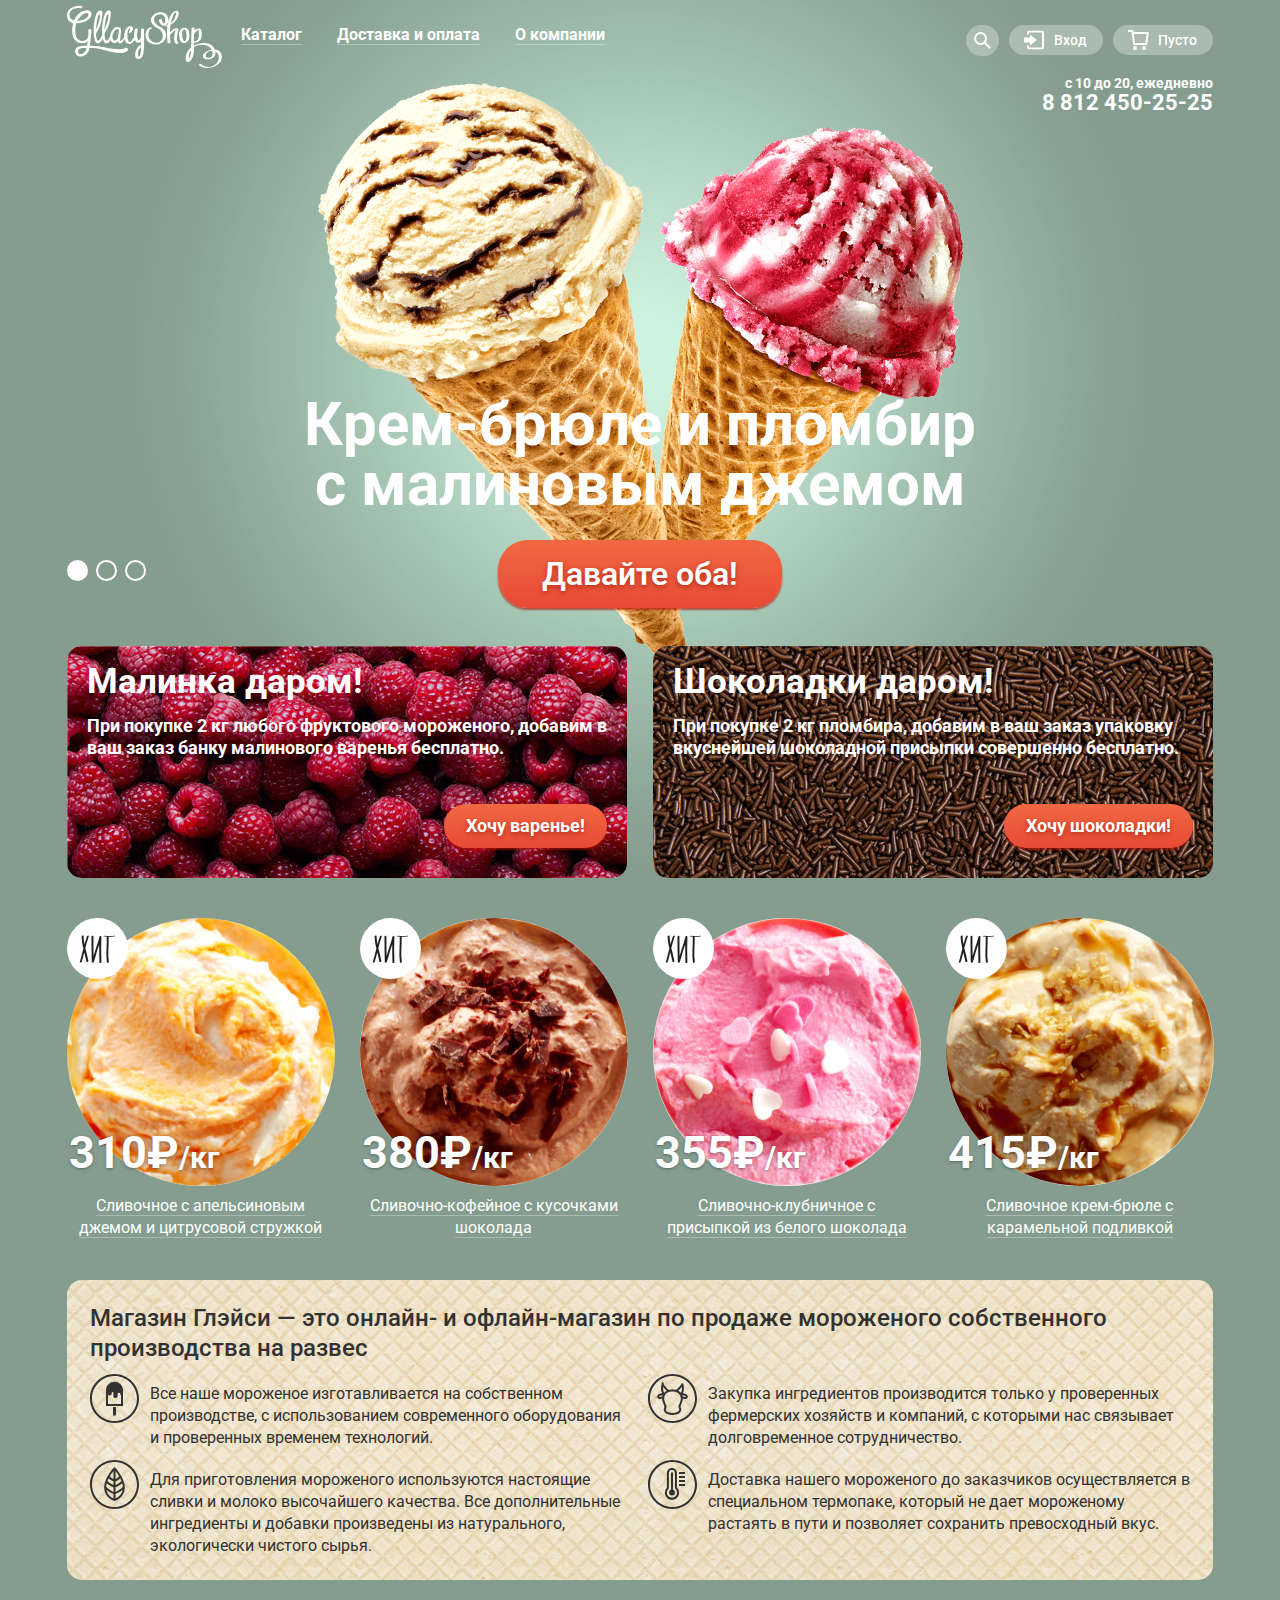
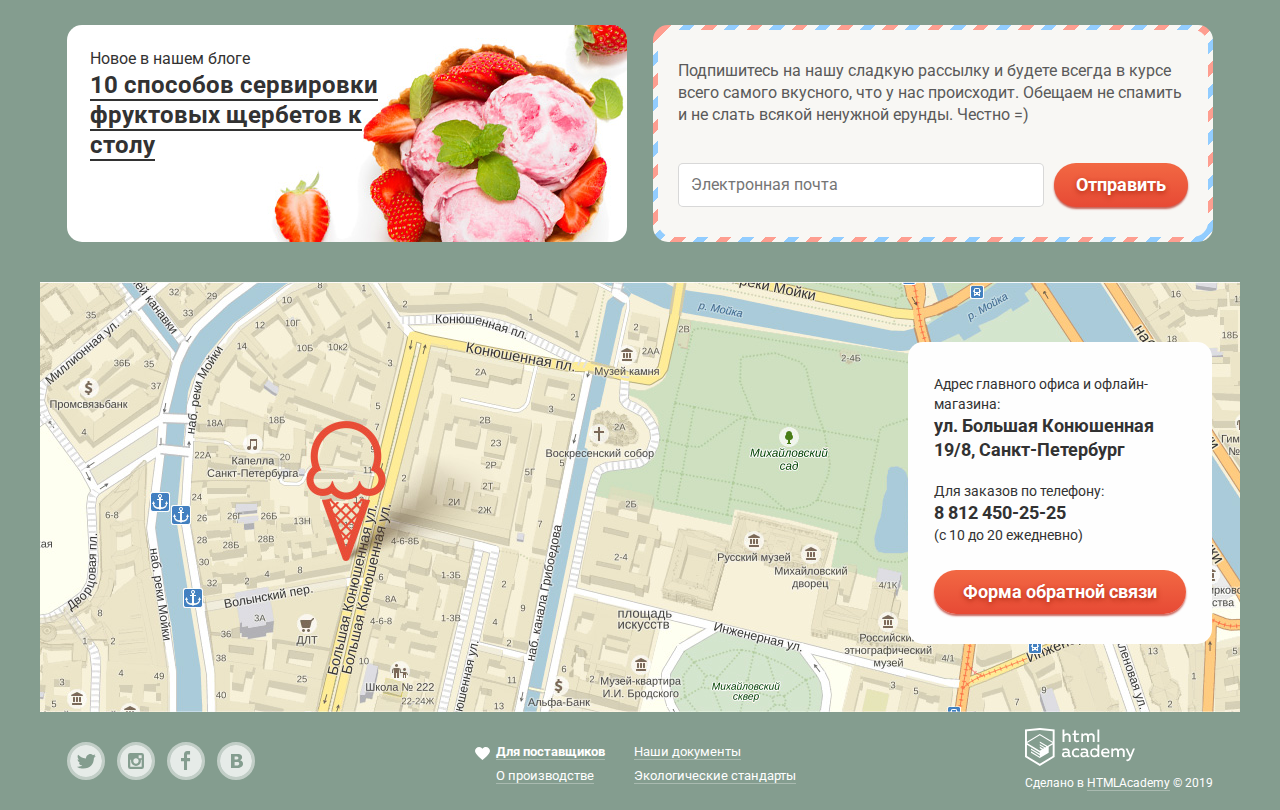
<file: index.html>
<!DOCTYPE html>
<html lang="ru">

<head>
  <meta charset="utf-8">
  <title>Магазин мороженого Gllacy</title>
  <link href="https://fonts.googleapis.com/css?family=Roboto:400,500,700&display=swap" rel="stylesheet">
  <link href="css/normalize.css" rel="stylesheet">
  <link href="css/style.min.css" rel="stylesheet">
</head>

<body>
  <input class="slider__input  visually-hidden" type="radio" name="slider" id="slider-input-1" checked>
  <input class="slider__input  visually-hidden" type="radio" name="slider" id="slider-input-2">
  <input class="slider__input  visually-hidden" type="radio" name="slider" id="slider-input-3">
  <div class="wrapper-global">
    <header class="page-header  container">
      <h1 class="visually-hidden">Магазин мороженого Gllacy</h1>
      <a class="page-header__logo"><img src="img/logo.svg" width="155" height="65" alt="Логотип магазина мороженого Gllacy"></a>
      <nav class="main-nav">
        <ul class="main-nav__list">
          <li class="main-nav__item  main-nav__item--with-dropdown"><a href="#"><span>Каталог</span></a>
            <ul class="main-nav__dropdown  modal">
              <li class="dropdown-item  dropdown-item--new"><a href="#">Новинки</a></li>
              <li class="dropdown-item"><a href="catalog.html">Сливочное</a></li>
              <li class="dropdown-item"><a href="#">Щербеты</a></li>
              <li class="dropdown-item"><a href="#">Фруктовый лед</a></li>
              <li class="dropdown-item"><a href="#">Мелорин</a></li>
            </ul>
          </li>
          <li class="main-nav__item"><a href="#"><span>Доставка и оплата</span></a></li>
          <li class="main-nav__item"><a href="#"><span>О компании</span></a></li>
        </ul>
      </nav>
      <div class="users-block">
        <div class="page-header__search">
          <a href="#" class="btn  btn-transparent">
            <span class="visually-hidden">Поиск</span>
            <svg xmlns="http://www.w3.org/2000/svg" xmlns:xlink="http://www.w3.org/1999/xlink" width="17" height="17" viewBox="0 0 17 17"><path fill="#fff" d="M16.958 15.527L11.75 10.32A6.455 6.455 0 0 0 13 6.5 6.5 6.5 0 1 0 6.5 13a6.465 6.465 0 0 0 3.839-1.263l5.205 5.204 1.414-1.414zM6.5 11C4.019 11 2 8.981 2 6.5S4.019 2 6.5 2 11 4.019 11 6.5 8.981 11 6.5 11z" /></svg>
          </a>
          <div class="search-wrapper">
            <form class="search-form  modal" method="post" action="https://htmlacademy.ru/echo">
              <input class="field" type="text" placeholder="Что ищем?" name="search-text" aria-label="Поиск по сайту">
            </form>
          </div>
        </div>
        <div class="login">
          <a href="#" class="btn  btn-transparent">
            <span>Вход</span>
            <svg xmlns="http://www.w3.org/2000/svg" xmlns:xlink="http://www.w3.org/1999/xlink" width="21" height="19" viewBox="0 0 21 19"><g fill="#fff"><path d="M6 14.875L12.917 9.5 6 4.125v2.917H-.042v4.917H6z" /><path d="M18 0H5C3.9 0 3 .9 3 2v2h2V2h13v15H5v-2H3v2c0 1.1.9 2 2 2h13c1.1 0 2-.9 2-2V2c0-1.1-.9-2-2-2z" /></g></svg>
          </a>
          <div class="login-wrapper">
            <form method="post" action="https://htmlacademy.ru/echo" class="login-form modal">
              <p class="visually-hidden">Вход в личный кабинет</p>
              <label class="visually-hidden" for="login-email">Электронная почта</label>
              <input class="field" type="email" placeholder="Электронная почта" id="login-email" name="login-email" required>
              <label class="visually-hidden" for="login-password">Пароль</label>
              <input class="field" type="password" placeholder="Пароль" id="login-password" name="login-password" required>
              <div class="login-form__wrapper">
                <button type="submit" class="btn  btn-main">Войти</button>
                <ul class="login-form__tips">
                  <li><a href="#">Забыли пароль?</a></li>
                  <li><a href="#">Новая регистрация</a></li>
                </ul>
              </div>
            </form>
          </div>
        </div>
        <div class="cart">
          <p class="visually-hidden">Корзина</p>
          <a href="#" class="btn  btn-transparent">
            <span>Пусто</span>
            <svg xmlns="http://www.w3.org/2000/svg" width="21" height="20" viewBox="0 0 21 20"><g fill="#fff"><path d="M5.657 2.031L5.422 0H0v2h3.64l1.5 13h13.988l1.699-12.969H5.657zM17.372 13H6.922L5.888 4.031h12.66L17.372 13z" /><circle cx="6.984" cy="18" r="2" /><circle cx="15.984" cy="18" r="2" /></g></svg>
          </a>
        </div>
      </div>
      <div class="extra-info">
        <p class="extra-info__header">с 10 до 20, ежедневно</p>
        <p class="extra-info__tel">8 812 450-25-25</p>
      </div>
    </header>
    <main>
      <div class="container">
        <section class="slider">
          <h2 class="visually-hidden">Лучшее</h2>
          <ul class="slider__list">
            <li class="slider__item  slide" id="slide1">
              <p class="slider__item-title">Крем-брюле и пломбир с малиновым джемом</p>
              <a href="#" class="btn  btn-main  btn-main--for-slider">Давайте оба!</a>
            </li>
            <li class="slider__item  slide" id="slide2">
              <p class="slider__item-title">Шоколадный пломбир и лимонный сорбет</p>
              <a href="#" class="btn  btn-main  btn-main--for-slider">Давайте оба!</a>
            </li>
            <li class="slider__item  slide" id="slide3">
              <p class="slider__item-title">Пломбир с помадкой и клубничный щербет</p>
              <a href="#" class="btn  btn-main  btn-main--for-slider">Давайте оба!</a>
            </li>
          </ul>
          <div class="slider__toggles">
            <label class="slider__toggle" for="slider-input-1">Первый слайд</label>
            <label class="slider__toggle" for="slider-input-2">Второй слайд</label>
            <label class="slider__toggle" for="slider-input-3">Третий слайд</label>
          </div>
        </section>
        <section class="promos">
          <h2 class="visually-hidden">Промо-акции</h2>
          <div class="promo-item  promo-item--raspberry">
            <h3 class="promo-item__title">Малинка даром!</h3>
            <p class="promo-item__desc">При покупке 2 кг любого фруктового мороженого, добавим в ваш заказ банку малинового варенья бесплатно.</p>
            <a href="#" class="promo-item__order  btn  btn-main">Хочу варенье!</a>
          </div>
          <div class="promo-item  promo-item--chocolate">
            <h3 class="promo-item__title">Шоколадки даром!</h3>
            <p class="promo-item__desc">При покупке 2 кг пломбира, добавим в ваш заказ упаковку вкуснейшей шоколадной присыпки совершенно бесплатно.</p>
            <a href="#" class="promo-item__order  btn  btn-main">Хочу шоколадки!</a>
          </div>
        </section>
        <section class="catalog">
          <h2 class="visually-hidden">Популярные товары</h2>
          <article class="catalog-item">
            <div class="catalog-item__photo  catalog-item__photo--hit">
              <img src="img/ice-cream-1.jpg" width="268" height="268" alt="Сливочное с апельсиновым джемом и цитрусовой стружкой">
            </div>
            <p class="catalog-item__price">310&#8381;<span>/кг</span></p>
            <h3 class="catalog-item__item-title"><a href="#">Сливочное с апельсиновым джемом и цитрусовой стружкой</a></h3>
            <div class="catalog-item__hover">
              <button type="submit" class="catalog-item__quick-view  btn  btn-main">Быстрый просмотр</button>
            </div>
          </article>
          <article class="catalog-item">
            <div class="catalog-item__photo  catalog-item__photo--hit">
              <img src="img/ice-cream-2.jpg" width="268" height="268" alt="Сливочно-кофейное с кусочками шоколада">
            </div>
            <p class="catalog-item__price">380&#8381;<span>/кг</span></p>
            <h3 class="catalog-item__item-title"><a href="#">Сливочно-кофейное с кусочками шоколада</a></h3>
            <div class="catalog-item__hover">
              <button type="submit" class="catalog-item__quick-view  btn  btn-main">Быстрый просмотр</button>
            </div>
          </article>
          <article class="catalog-item">
            <div class="catalog-item__photo  catalog-item__photo--hit">
              <img src="img/ice-cream-3.jpg" width="268" height="268" alt="Сливочно-клубничное с присыпкой из белого шоколада">
            </div>
            <p class="catalog-item__price">355&#8381;<span>/кг</span></p>
            <h3 class="catalog-item__item-title"><a href="#">Сливочно-клубничное с присыпкой из белого шоколада</a></h3>
            <div class="catalog-item__hover">
              <button type="submit" class="catalog-item__quick-view  btn  btn-main">Быстрый просмотр</button>
            </div>
          </article>
          <article class="catalog-item">
            <div class="catalog-item__photo  catalog-item__photo--hit">
              <img src="img/ice-cream-4.jpg" width="268" height="268"
                alt="Сливочное крем-брюле с карамельной подливкой">
            </div>
            <p class="catalog-item__price">415&#8381;<span>/кг</span></p>
            <h3 class="catalog-item__item-title"><a href="#">Сливочное крем-брюле с карамельной подливкой</a></h3>
            <div class="catalog-item__hover">
              <button type="submit" class="catalog-item__quick-view  btn  btn-main">Быстрый просмотр</button>
            </div>
          </article>
        </section>
        <section class="features">
          <h2 class="visually-hidden">Преимущества</h2>
          <b class="features__intro">Магазин Глэйси — это онлайн- и офлайн-магазин по продаже мороженого собственного производства на развес</b>
          <div class="features__wrapper">
            <p class="features__item  features__item--production">Все наше мороженое изготавливается на собственном производстве, с использованием современного оборудования и проверенных временем технологий.</p>
            <p class="features__item  features__item--cooperation">Закупка ингредиентов производится только у проверенных фермерских хозяйств и компаний, с которыми нас связывает долговременное сотрудничество.</p>
            <p class="features__item  features__item--ingredients">Для приготовления мороженого используются настоящие сливки и молоко высочайшего качества. Все дополнительные ингредиенты и добавки произведены из натурального, экологически чистого сырья.</p>
            <p class="features__item  features__item--delivery">Доставка нашего мороженого до заказчиков осуществляется в специальном термопаке, который не дает мороженому растаять в пути и позволяет сохранить превосходный вкус.</p>
          </div>
        </section>
        <div class="block-wrapper">
          <article class="new-article">
            <p class="new-article__intro">Новое в нашем блоге</p>
            <h2 class="new-article__title"><a href="#">10 способов сервировки фруктовых щербетов к столу</a></h2>
          </article>
          <form class="subscription">
            <fieldset class="subscription__form">
              <h2 class="visually-hidden">Подписка на рассылку</h2>
              <p class="subscription__intro">Подпишитесь на нашу сладкую рассылку и будете всегда в курсе всего самого вкусного, что у нас происходит. Обещаем не спамить и не слать всякой ненужной ерунды. Честно =)</p>
              <div class="subscription__wrapper">
                <input class="field" type="email" placeholder="Электронная почта" name="subscription-email">
                <button type="submit" class="btn  btn-main">Отправить</button>
              </div>
            </fieldset>
          </form>
        </div>
      </div>
      <section id="map" class="map">
        <div class="container  container--map">
          <div class="contact-info">
            <h2 class="visually-hidden">Контактная информация</h2>
            <p class="contact-info__address">Адрес главного офиса и офлайн-магазина: <span>ул. Большая Конюшенная 19/8, Санкт-Петербург</span></p>
            <p class="contact-info__tel">Для заказов по телефону: <span>8 812 450-25-25</span> (с 10 до 20 ежедневно)</p>
            <a href="#" class="contact-info__contact-form  btn  btn-main">Форма обратной связи</a>
          </div>
        </div>
      </section>
    </main>
    <footer class="page-footer  container">
      <ul class="social-links">
        <li>
          <a href="#" class="social-links__item  social-links__item--tw" aria-label="Gllacy в Twitter">
            <span class="visually-hidden">Twitter</span>
            <svg xmlns="http://www.w3.org/2000/svg" width="32" height="32" viewBox="0 0 32 32"><path fill="#FFF" d="M16 0C7.164 0 0 7.164 0 16c0 8.837 7.164 16 16 16 8.837 0 16-7.163 16-16 0-8.836-7.163-16-16-16zm7.944 12.809c-.251 6.516-3.463 10.832-10.992 10.702h-.486c-.447 0-4.543-.443-5.344-1.823 2.479.19 4.247-.406 5.12-1.136-1.048-.289-2.923-.461-3.251-2.848.384.104.618.221 1.299.113-1.307-.824-2.758-1.519-2.679-3.643.311.317 1.164.518 1.46.457-.768-.233-2.149-3.244-.974-4.781 1.984 1.79 4.075 3.482 7.804 3.643.227-2.214 1.24-3.699 3.168-4.325 1.84-.479 3.255.26 3.901 1.138.737-.224 1.453-.466 2.193-.685-.004.833-.569 1.463-.935 1.709.747.165 1.423-.475 1.423-.475-.184.963-1.094 1.725-1.707 1.954z" /></svg>
          </a>
        </li>
        <li><a href="#" class="social-links__item  social-links__item--ig" aria-label="Gllacy в Instagram">
            <span class="visually-hidden">Instagram</span>
            <svg xmlns="http://www.w3.org/2000/svg" width="32" height="32" viewBox="0 0 32 32"><g fill="#FFF"><path d="M20.916 16a4.938 4.938 0 1 1-9.877 0c0-.394.051-.773.138-1.14h-.897v6.838h11.396V14.86h-.897c.086.367.137.746.137 1.14z" /><path d="M15.978 18.659c1.466 0 2.659-1.193 2.659-2.659s-1.193-2.659-2.659-2.659c-1.466 0-2.659 1.193-2.659 2.659s1.192 2.659 2.659 2.659zM18.637 10.302h3.039v3.039h-3.039z" /><path d="M16 0C7.164 0 0 7.164 0 16c0 8.837 7.164 16 16 16 8.837 0 16-7.163 16-16 0-8.836-7.163-16-16-16zm7.955 21.698a2.285 2.285 0 0 1-2.279 2.279H10.279A2.285 2.285 0 0 1 8 21.698V10.302a2.286 2.286 0 0 1 2.279-2.279h11.396a2.286 2.286 0 0 1 2.279 2.279v11.396z" /></g></svg>
          </a>
        </li>
        <li><a href="#" class="social-links__item  social-links__item--fb" aria-label="Gllacy в Facebook">
            <span class="visually-hidden">Facebook</span>
            <svg xmlns="http://www.w3.org/2000/svg" width="32" height="32" viewBox="0 0 32 32"><path fill="#FFF" d="M16 0C7.164 0 0 7.163 0 16s7.164 16 16 16c8.837 0 16-7.164 16-16S24.837 0 16 0zm4.062 9.455h-3.021v3.444h3.021v3.445h-3.021v8.61H14.02v-8.61H11v-3.445h3.021V9.455c0-1.902 1.353-3.445 3.021-3.445h3.021v3.445z" /></svg>
          </a>
        </li>
        <li><a href="#" class="social-links__item  social-links__item--vk" aria-label="Gllacy ВКонтакте">
            <span class="visually-hidden">Vkontakte</span>
            <svg xmlns="http://www.w3.org/2000/svg" width="32" height="32" viewBox="0 0 32 32"><g fill="#FFF"> <path d="M16.637 14.495c.402-.019.719-.082.951-.188.326-.145.54-.33.641-.559.101-.229.15-.496.15-.797 0-.232-.058-.465-.174-.697-.116-.232-.322-.405-.617-.517-.264-.1-.592-.155-.984-.165a76.242 76.242 0 0 0-1.652-.014h-.339v2.965h.565c.571 0 1.057-.009 1.459-.028zM18.118 17.084c-.282-.081-.672-.125-1.166-.132a127.97 127.97 0 0 0-1.55-.009h-.79v3.493h.264c1.014 0 1.74-.003 2.18-.009a3.2 3.2 0 0 0 1.212-.245c.377-.157.633-.364.774-.625s.214-.562.214-.9c0-.446-.088-.788-.261-1.03-.17-.241-.464-.423-.877-.543z" /><path d="M16 0C7.164 0 0 7.164 0 16c0 8.837 7.164 16 16 16 8.837 0 16-7.163 16-16 0-8.836-7.163-16-16-16zm6.602 20.531a3.73 3.73 0 0 1-1.124 1.327c-.552.415-1.161.71-1.823.886s-1.501.264-2.519.264h-6.121V8.987h5.443c1.13 0 1.957.038 2.48.113a5.126 5.126 0 0 1 1.561.5c.533.27.929.632 1.189 1.087.26.455.392.975.392 1.558 0 .678-.179 1.278-.536 1.795-.358.518-.863.92-1.517 1.208v.075c.917.182 1.642.559 2.179 1.13.537.571.807 1.325.807 2.261 0 .678-.138 1.283-.411 1.817z" /></g></svg>
          </a>
        </li>
      </ul>
      <div class="useful-links">
        <div class="useful-links__left-column">
          <a href="#" class="useful-links__item  useful-links__item--favorite"><span>Для поставщиков</span></a>
          <a href="#" class="useful-links__item"><span>О производстве</span></a>
        </div>
        <div class="useful-links__right-column">
          <a href="#" class="useful-links__item"><span>Наши документы</span></a>
          <a href="#" class="useful-links__item"><span>Экологические стандарты</span></a>
        </div>
      </div>
      <div class="copyright">
        <a href="https://htmlacademy.ru/intensive/htmlcss" target="_blank" class="academy-logo"><img src="img/logo-htmlacademy.svg" width="110" height="40" alt="HTMLAcademy"></a>
        <p class="copyright__developed-by">Сделано в <a href="https://htmlacademy.ru/intensive/htmlcss">HTMLAcademy</a> &#169; 2019</p>
      </div>
    </footer>
    <div class="modal__background">
      <section class="modal  feedback">
        <h2 class="visually-hidden">Форма обратной связи</h2>
        <p class="modal__title">Мы обязательно вам ответим!</p>
        <form method="post" action="https://htmlacademy.ru/echo" class="feedback__form">
          <label class="visually-hidden" for="feedback-user-name">Имя</label>
          <input class="field  feedback__name" type="text" placeholder="Как вас зовут?" name="feedback-user-name" id="feedback-user-name">
          <label class="visually-hidden" for="feedback-user-email">Электронная почта</label>
          <input class="field  feedback__email" type="email" placeholder="Ваша почта для ответа?" name="feedback-user-email" id="feedback-user-email">
          <label class="visually-hidden" for="feedback-user-text">Текст сообщения</label>
          <textarea class="field  feedback__user-text" rows="5" cols="40" placeholder="Напишите что-нибудь..." name="feedback-user-text" id="feedback-user-text"></textarea>
          <button type="submit" class="feedback__send-button  btn  btn-main">Отправить</button>
        </form>
        <button class="modal__close" type="button"><span class="visually-hidden">Закрыть</span></button>
      </section>
    </div>
  </div>
  <script src="https://api-maps.yandex.ru/2.1/?lang=ru_RU"></script>
  <script src="js/script.min.js"></script>
</body>

</html>
</file>
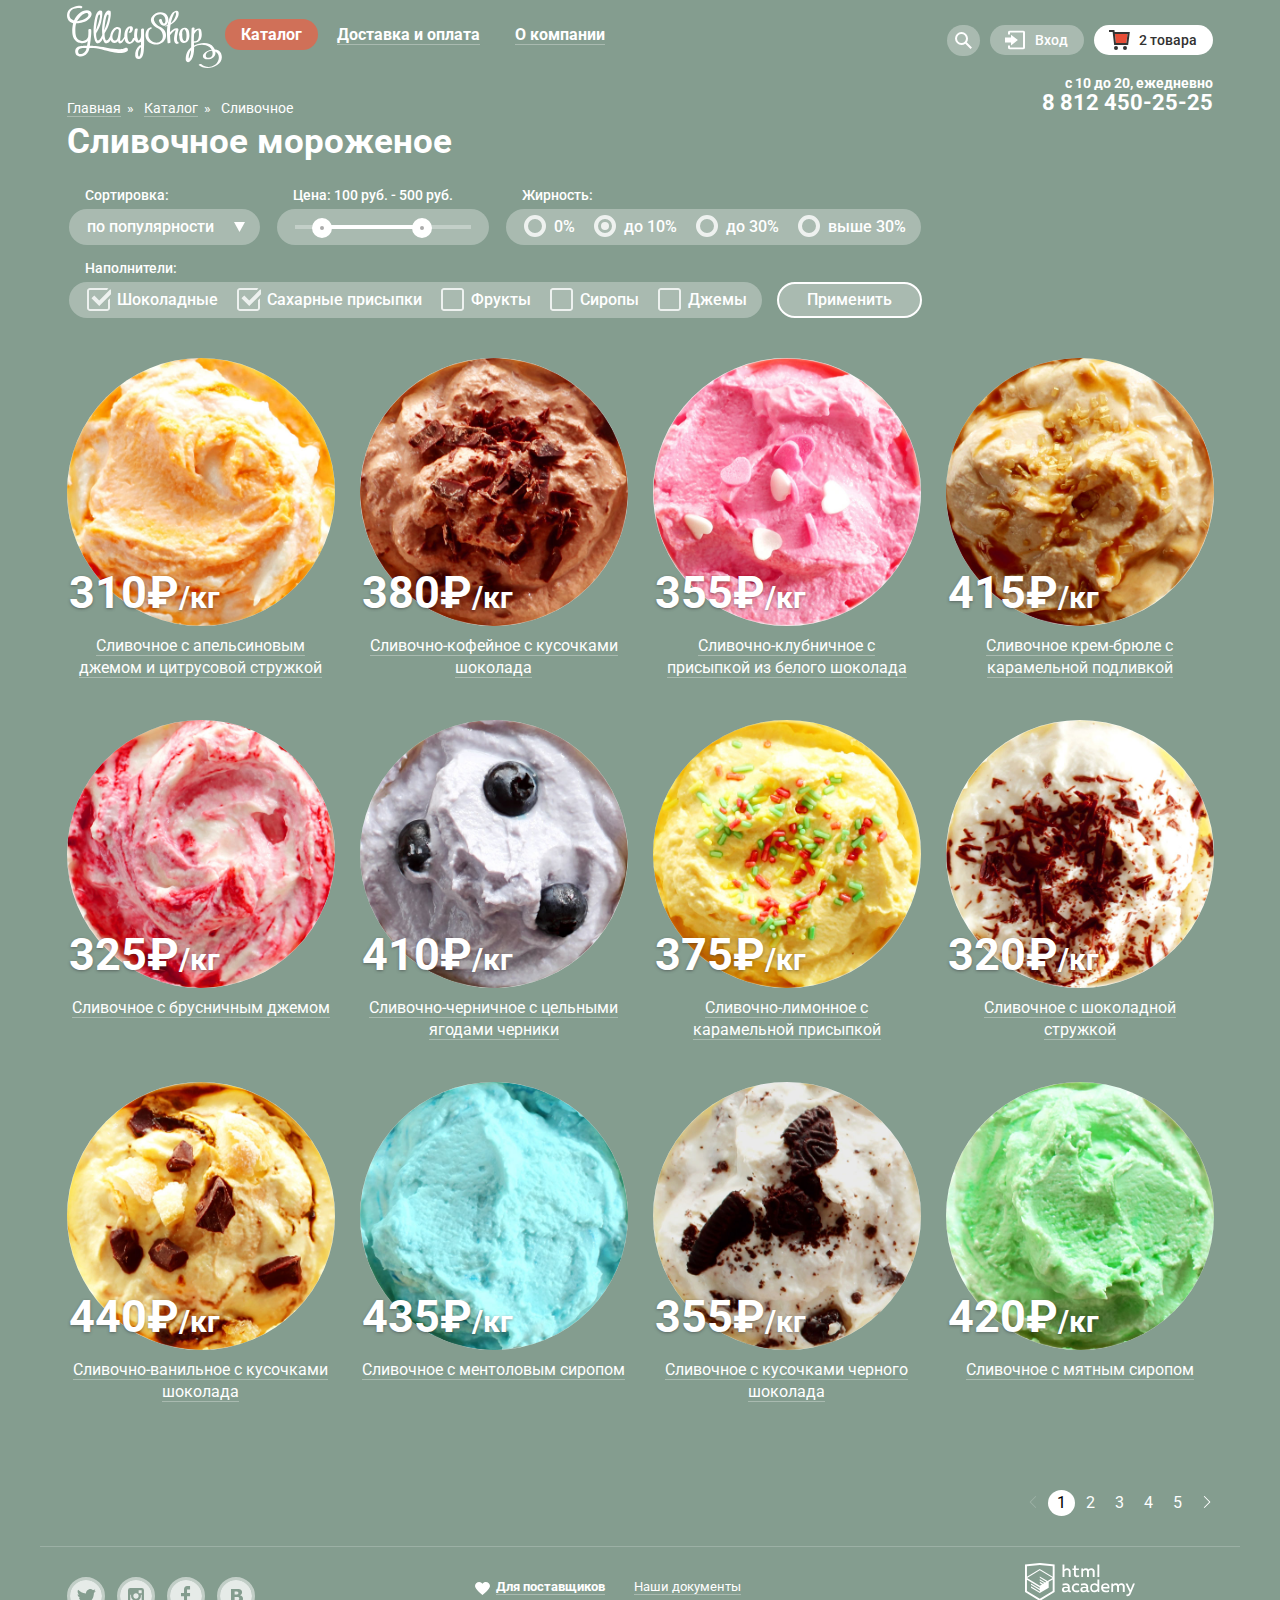
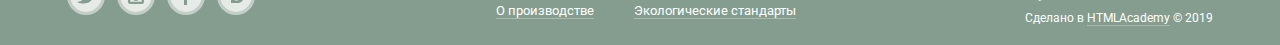
<file: catalog.html>
<!DOCTYPE html>
<html lang="ru">

<head>
  <meta charset="utf-8">
  <title>Сливочное мороженое</title>
  <link href="https://fonts.googleapis.com/css?family=Roboto:400,500,700&display=swap" rel="stylesheet">
  <link href="css/normalize.css" rel="stylesheet">
  <link href="css/style.min.css" rel="stylesheet">
</head>

<body>
  <div class="container">
    <header class="page-header">
      <a class="page-header__logo" href="index.html"><img src="img/logo.svg" width="155" height="65" alt="Логотип магазина мороженого Gllacy"></a>
      <nav class="main-nav">
        <ul class="main-nav__list">
          <li class="main-nav__item  main-nav__item--with-dropdown  main-nav__item--active"><a class="active" href="#"><span>Каталог</span></a>
            <ul class="main-nav__dropdown modal">
              <li class="dropdown-item  dropdown-item--new"><a href="#">Новинки</a></li>
              <li class="dropdown-item  dropdown-item--current"><a>Сливочное</a></li>
              <li class="dropdown-item"><a href="#">Щербеты</a></li>
              <li class="dropdown-item"><a href="#">Фруктовый лед</a></li>
              <li class="dropdown-item"><a href="#">Мелорин</a></li>
            </ul>
          </li>
          <li class="main-nav__item"><a href="#"><span>Доставка и оплата</span></a></li>
          <li class="main-nav__item"><a href="#"><span>О компании</span></a></li>
        </ul>
      </nav>
      <div class="users-block">
        <div class="page-header__search">
          <a href="#" class="btn  btn-transparent">
            <span class="visually-hidden">Поиск</span>
            <svg xmlns="http://www.w3.org/2000/svg" xmlns:xlink="http://www.w3.org/1999/xlink" width="17" height="17" viewBox="0 0 17 17"><path fill="#fff" d="M16.958 15.527L11.75 10.32A6.455 6.455 0 0 0 13 6.5 6.5 6.5 0 1 0 6.5 13a6.465 6.465 0 0 0 3.839-1.263l5.205 5.204 1.414-1.414zM6.5 11C4.019 11 2 8.981 2 6.5S4.019 2 6.5 2 11 4.019 11 6.5 8.981 11 6.5 11z" /></svg>
          </a>
          <div class="search-wrapper">
            <form method="post" action="https://htmlacademy.ru/echo" class="search-form  modal">
              <input class="field" type="text" placeholder="Что ищем?" name="search-text" aria-label="Поиск по сайту">
            </form>
          </div>
        </div>
        <div class="login">
          <a href="#" class="btn  btn-transparent">
            <span>Вход</span>
            <svg xmlns="http://www.w3.org/2000/svg" xmlns:xlink="http://www.w3.org/1999/xlink" width="21" height="19" viewBox="0 0 21 19"><g fill="#fff"><path d="M6 14.875L12.917 9.5 6 4.125v2.917H-.042v4.917H6z" /><path d="M18 0H5C3.9 0 3 .9 3 2v2h2V2h13v15H5v-2H3v2c0 1.1.9 2 2 2h13c1.1 0 2-.9 2-2V2c0-1.1-.9-2-2-2z" /></g></svg>
          </a>
          <div class="login-wrapper">
            <form method="post" action="https://htmlacademy.ru/echo" class="login-form  modal">
              <p class="visually-hidden">Вход в личный кабинет</p>
              <label class="visually-hidden" for="login-email">Электронная почта</label>
              <input class="field" type="email" placeholder="Электронная почта" id="login-email" name="login-email" required>
              <label class="visually-hidden" for="login-password">Пароль</label>
              <input class="field" type="password" placeholder="Пароль" id="login-password" name="login-password" required>
              <div class="login-form__wrapper">
                <button type="submit" class="btn  btn-main">Войти</button>
                <ul class="login-form__tips">
                  <li><a href="#">Забыли пароль?</a></li>
                  <li><a href="#">Новая регистрация</a></li>
                </ul>
              </div>
            </form>
          </div>
        </div>
        <div class="cart  cart--cart-with-goods">
          <p class="visually-hidden">Корзина</p>
          <a href="#" class="btn  btn-transparent  btn-transparent--cart-with-goods">
            <span>2 товара</span>
            <svg xmlns="http://www.w3.org/2000/svg" width="21" height="20" viewBox="0 0 21 20"><path fill="#E84D37" d="M5.888 4.031L6.922 13h10.45l1.176-8.969z" /><circle fill="#343434" cx="6.984" cy="18" r="2" /><circle fill="#343434" cx="15.984" cy="18" r="2" /><path fill="#343434" d="M5.657 2.031L5.422 0H0v2h3.64l1.5 13h13.988l1.699-12.969H5.657zM17.372 13H6.922L5.888 4.031h12.66L17.372 13z" /></svg>
          </a>
          <div class="cart-wrapper">
            <form method="post" action="https://htmlacademy.ru/echo" class="order-form  modal">
              <p class="visually-hidden">Товары в корзине</p>
              <div class="order-form__items">
                <div class="order-form__item">
                  <button class="order-form__delete" type="button"><span class="visually-hidden">Удалить</span></button>
                  <div><img src="img/ice-cream-1.jpg" width="35" height="35" alt="Пломбир с апельсиновым джемом"></div>
                  <p class="order-form__product-title">Пломбир с апельсиновым джемом</p>
                  <p>1,5 кг х <span>200 руб.</span></p>
                  <p>300 руб.</p>
                </div>
                <div class="order-form__item">
                  <button class="order-form__delete" type="button"><span class="visually-hidden">Удалить</span></button>
                  <div><img src="img/ice-cream-3.jpg" width="35" height="35" alt="Клубничный пломбир с присыпкой из белого шоколада"></div>
                  <p class="order-form__product-title">Клубничный пломбир с присыпкой из белого шоколада</p>
                  <p>1,5 кг х <span>300 руб.</span></p>
                  <p>450 руб.</p>
                </div>
                <div class="order-form__total-price">Итого: 750 руб.</div>
              </div>
              <a href="#" class="btn  btn-main">Оформить заказ</a>
            </form>
          </div>
        </div>
      </div>
      <div class="extra-info">
        <p class="extra-info__header">с 10 до 20, ежедневно</p>
        <p class="extra-info__tel">8 812 450-25-25</p>
      </div>
    </header>
  </div>
  <main class="container  container--underlining">
    <ul class="breadcrumbs">
      <li class="breadcrumbs__item"><a href="index.html">Главная</a></li>
      <li class="breadcrumbs__item"><a href="#">Каталог</a></li>
      <li class="breadcrumbs__item  breadcrumbs__item--current"><span>Сливочное</span></li>
    </ul>
    <h1 class="page-title">Сливочное мороженое</h1>
    <form method="post" action="https://htmlacademy.ru/echo" class="main-filter">    
      <fieldset class="sorting">
        <legend>Сортировка:</legend>
        <div class="sorting__inner  btn  btn-transparent">
          <select name="sorting">
            <option value="hit">по популярности</option>
            <option value="inexpensive">сначала недорогие</option>
            <option value="expensive">сначала дорогие</option>
            <option value="fatness">по жирности</option>
          </select>
        </div>
        <span class="sorting__arrow"></span>
      </fieldset>
      <fieldset class="price">
        <legend>Цена: 100 руб. - 500 руб.</legend>
        <div class="price__price-controls  btn  btn-transparent  visually-hidden">
          <input type="text" name="price-from" value="100">
          <input type="text" name="price-till" value="500">
        </div>
        <div class="price__range-controls  btn  btn-transparent">
          <div class="price__range-scale">
            <div class="price__range-bar"></div>
          </div>
          <div tabindex="0" class="price__range-toggle  price__range-toggle--min"></div>
          <div tabindex="0" class="price__range-toggle  price__range-toggle--max"></div>
        </div>
      </fieldset>
      <fieldset class="fatness">
        <legend>Жирность:</legend>
        <div class="btn  btn-transparent">
          <input class="visually-hidden" type="radio" id="equal-to-0" name="fatness" value="0%">
          <label tabindex="0" for="equal-to-0">0%</label>
          <input class="visually-hidden" type="radio" id="till-10" name="fatness" value="до 10%" checked>
          <label tabindex="0" for="till-10">до 10%</label>
          <input class="visually-hidden" type="radio" id="till-30" name="fatness" value="до 30%">
          <label tabindex="0" for="till-30">до 30%</label>
          <input class="visually-hidden" type="radio" id="30-and-more" name="fatness" value="выше 30%">
          <label tabindex="0" for="30-and-more">выше 30%</label>
        </div>
      </fieldset>
      <fieldset class="topping">
        <legend>Наполнители:</legend>
        <div class="btn  btn-transparent">
          <input class="visually-hidden" type="checkbox" id="chocolate" name="topping[]" value="шоколад" checked>
          <label tabindex="0" for="chocolate">Шоколадные</label>
          <input class="visually-hidden" type="checkbox" id="sugar" name="topping[]" value="сахар" checked>
          <label tabindex="0" for="sugar">Сахарные присыпки</label>
          <input class="visually-hidden" type="checkbox" id="fruits" name="topping[]" value="фрукты">
          <label tabindex="0" for="fruits">Фрукты</label>
          <input class="visually-hidden" type="checkbox" id="syrups" name="topping[]" value="сироп">
          <label tabindex="0" for="syrups">Сиропы</label>
          <input class="visually-hidden" type="checkbox" id="jams" name="topping[]" value="джем">
          <label tabindex="0" for="jams">Джемы</label>
        </div>
      </fieldset>
      <button type="submit" class="btn  btn-transparent  btn-transparent--filter-btn">Применить</button>
    </form>
    <section class="catalog">
      <h2 class="visually-hidden">Каталог сливочного мороженого</h2>
      <article class="catalog-item">
        <div class="catalog-item__photo">
          <img src="img/ice-cream-1.jpg" width="268" height="268" alt="Сливочное с апельсиновым джемом и цитрусовой стружкой">
        </div>
        <p class="catalog-item__price">310&#8381;<span>/кг</span></p>
        <h3 class="catalog-item__item-title"><a href="#">Сливочное с апельсиновым джемом и цитрусовой стружкой</a></h3>
        <div class="catalog-item__hover">
          <button type="submit" class="catalog-item__quick-view  btn  btn-main">Быстрый просмотр</button>
        </div>
      </article>
      <article class="catalog-item">
        <div class="catalog-item__photo">
          <img src="img/ice-cream-2.jpg" width="268" height="268" alt="Сливочно-кофейное с кусочками шоколада">
        </div>
        <p class="catalog-item__price">380&#8381;<span>/кг</span></p>
        <h3 class="catalog-item__item-title"><a href="#">Сливочно-кофейное с кусочками шоколада</a></h3>
        <div class="catalog-item__hover">
          <button type="submit" class="catalog-item__quick-view  btn  btn-main">Быстрый просмотр</button>
        </div>
      </article>
      <article class="catalog-item">
        <div class="catalog-item__photo">
          <img src="img/ice-cream-3.jpg" width="268" height="268"
            alt="Сливочно-клубничное с присыпкой из белого шоколада">
        </div>
        <p class="catalog-item__price">355&#8381;<span>/кг</span></p>
        <h3 class="catalog-item__item-title"><a href="#">Сливочно-клубничное с присыпкой из белого шоколада</a></h3>
        <div class="catalog-item__hover">
          <button type="submit" class="catalog-item__quick-view  btn  btn-main">Быстрый просмотр</button>
        </div>
      </article>
      <article class="catalog-item">
        <div class="catalog-item__photo">
          <img src="img/ice-cream-4.jpg" width="268" height="268" alt="Сливочное крем-брюле с карамельной подливкой">
        </div>
        <p class="catalog-item__price">415&#8381;<span>/кг</span></p>
        <h3 class="catalog-item__item-title"><a href="#">Сливочное крем-брюле с карамельной подливкой</a></h3>
        <div class="catalog-item__hover">
          <button type="submit" class="catalog-item__quick-view  btn  btn-main">Быстрый просмотр</button>
        </div>
      </article>
      <article class="catalog-item">
        <div class="catalog-item__photo">
          <img src="img/ice-cream-5.jpg" width="268" height="268" alt="Сливочное с брусничным джемом">
        </div>
        <p class="catalog-item__price">325&#8381;<span>/кг</span></p>
        <h3 class="catalog-item__item-title"><a href="#">Сливочное с брусничным джемом</a></h3>
        <div class="catalog-item__hover">
          <button type="submit" class="catalog-item__quick-view  btn  btn-main">Быстрый просмотр</button>
        </div>
      </article>
      <article class="catalog-item">
        <div class="catalog-item__photo">
          <img src="img/ice-cream-6.jpg" width="268" height="268" alt="Сливочно-черничное с цельными ягодами черники">
        </div>
        <p class="catalog-item__price">410&#8381;<span>/кг</span></p>
        <h3 class="catalog-item__item-title"><a href="#">Сливочно-черничное с цельными ягодами черники</a></h3>
        <div class="catalog-item__hover">
          <button type="submit" class="catalog-item__quick-view  btn  btn-main">Быстрый просмотр</button>
        </div>
      </article>
      <article class="catalog-item">
        <div class="catalog-item__photo">
          <img src="img/ice-cream-7.jpg" width="268" height="268" alt="Сливочно-лимонное с карамельной присыпкой">
        </div>
        <p class="catalog-item__price">375&#8381;<span>/кг</span></p>
        <h3 class="catalog-item__item-title"><a href="#">Сливочно-лимонное с карамельной присыпкой</a></h3>
        <div class="catalog-item__hover">
          <button type="submit" class="catalog-item__quick-view  btn  btn-main">Быстрый просмотр</button>
        </div>
      </article>
      <article class="catalog-item">
        <div class="catalog-item__photo">
          <img src="img/ice-cream-8.jpg" width="268" height="268" alt="Сливочное с шоколадной стружкой">
        </div>
        <p class="catalog-item__price">320&#8381;<span>/кг</span></p>
        <h3 class="catalog-item__item-title"><a href="#">Сливочное с шоколадной стружкой</a></h3>
        <div class="catalog-item__hover">
          <button type="submit" class="catalog-item__quick-view  btn  btn-main">Быстрый просмотр</button>
        </div>
      </article>
      <article class="catalog-item">
        <div class="catalog-item__photo">
          <img src="img/ice-cream-9.jpg" width="268" height="268" alt="Сливочно-ванильное с кусочками шоколада">
        </div>
        <p class="catalog-item__price">440&#8381;<span>/кг</span></p>
        <h3 class="catalog-item__item-title"><a href="#">Сливочно-ванильное с кусочками шоколада</a></h3>
        <div class="catalog-item__hover">
          <button type="submit" class="catalog-item__quick-view  btn  btn-main">Быстрый просмотр</button>
        </div>
      </article>
      <article class="catalog-item">
        <div class="catalog-item__photo">
          <img src="img/ice-cream-10.jpg" width="268" height="268" alt="Сливочное с ментоловым сиропом">
        </div>
        <p class="catalog-item__price">435&#8381;<span>/кг</span></p>
        <h3 class="catalog-item__item-title"><a href="#">Сливочное с ментоловым сиропом</a></h3>
        <div class="catalog-item__hover">
          <button type="submit" class="catalog-item__quick-view  btn  btn-main">Быстрый просмотр</button>
        </div>
      </article>
      <article class="catalog-item">
        <div class="catalog-item__photo">
          <img src="img/ice-cream-11.jpg" width="268" height="268" alt="Сливочное с кусочками черного шоколада">
        </div>
        <p class="catalog-item__price">355&#8381;<span>/кг</span></p>
        <h3 class="catalog-item__item-title"><a href="#">Сливочное с кусочками черного шоколада</a></h3>
        <div class="catalog-item__hover">
          <button type="submit" class="catalog-item__quick-view  btn  btn-main">Быстрый просмотр</button>
        </div>
      </article>
      <article class="catalog-item">
        <div class="catalog-item__photo">
          <img src="img/ice-cream-12.jpg" width="268" height="268" alt="Сливочное с мятным сиропом">
        </div>
        <p class="catalog-item__price">420&#8381;<span>/кг</span></p>
        <h3 class="catalog-item__item-title"><a href="#">Сливочное с мятным сиропом</a></h3>
        <div class="catalog-item__hover">
          <button type="submit" class="catalog-item__quick-view  btn  btn-main">Быстрый просмотр</button>
        </div>
      </article>
    </section>
    <ul class="pagination">
      <li>
        <a class="pagination__item  pagination__item--back" aria-label="Назад">
          <svg xmlns="http://www.w3.org/2000/svg" width="8" height="12" viewBox="0 0 8 12"><path fill="#FFF" d="M7.237 5.642L1.73.132c-.2-.197-.52-.197-.717 0s-.198.52 0 .717L6.163 6l-5.15 5.15c-.2.198-.2.52 0 .717.098.1.228.148.357.148.13 0 .26-.05.358-.148l5.51-5.51c.198-.197.198-.517 0-.715z" /></svg>
        </a>
      </li>
      <li><a class="pagination__item  pagination__item--current" aria-label="Страница 1">1</a></li>
      <li><a href="#" class="pagination__item" aria-label="Страница 2">2</a></li>
      <li><a href="#" class="pagination__item" aria-label="Страница 3">3</a></li>
      <li><a href="#" class="pagination__item" aria-label="Страница 4">4</a></li>
      <li><a href="#" class="pagination__item" aria-label="Страница 5">5</a></li>
      <li>
        <a href="#" class="pagination__item pagination__item--next" aria-label="Вперед">
          <svg xmlns="http://www.w3.org/2000/svg" width="8" height="12" viewBox="0 0 8 12"><path fill="#FFF" d="M7.237 5.642L1.73.132c-.2-.197-.52-.197-.717 0s-.198.52 0 .717L6.163 6l-5.15 5.15c-.2.198-.2.52 0 .717.098.1.228.148.357.148.13 0 .26-.05.358-.148l5.51-5.51c.198-.197.198-.517 0-.715z" /></svg>
        </a>
      </li>
    </ul>
  </main>
  <footer class="page-footer  container">
      <ul class="social-links">
        <li>
          <a href="#" class="social-links__item  social-links__item--tw" aria-label="Gllacy в Twitter">
            <span class="visually-hidden">Twitter</span>
            <svg xmlns="http://www.w3.org/2000/svg" width="32" height="32" viewBox="0 0 32 32"><path fill="#FFF" d="M16 0C7.164 0 0 7.164 0 16c0 8.837 7.164 16 16 16 8.837 0 16-7.163 16-16 0-8.836-7.163-16-16-16zm7.944 12.809c-.251 6.516-3.463 10.832-10.992 10.702h-.486c-.447 0-4.543-.443-5.344-1.823 2.479.19 4.247-.406 5.12-1.136-1.048-.289-2.923-.461-3.251-2.848.384.104.618.221 1.299.113-1.307-.824-2.758-1.519-2.679-3.643.311.317 1.164.518 1.46.457-.768-.233-2.149-3.244-.974-4.781 1.984 1.79 4.075 3.482 7.804 3.643.227-2.214 1.24-3.699 3.168-4.325 1.84-.479 3.255.26 3.901 1.138.737-.224 1.453-.466 2.193-.685-.004.833-.569 1.463-.935 1.709.747.165 1.423-.475 1.423-.475-.184.963-1.094 1.725-1.707 1.954z" /></svg>
          </a>
        </li>
        <li><a href="#" class="social-links__item  social-links__item--ig" aria-label="Gllacy в Instagram">
            <span class="visually-hidden">Instagram</span>
            <svg xmlns="http://www.w3.org/2000/svg" width="32" height="32" viewBox="0 0 32 32"><g fill="#FFF"><path d="M20.916 16a4.938 4.938 0 1 1-9.877 0c0-.394.051-.773.138-1.14h-.897v6.838h11.396V14.86h-.897c.086.367.137.746.137 1.14z" /><path d="M15.978 18.659c1.466 0 2.659-1.193 2.659-2.659s-1.193-2.659-2.659-2.659c-1.466 0-2.659 1.193-2.659 2.659s1.192 2.659 2.659 2.659zM18.637 10.302h3.039v3.039h-3.039z" /><path d="M16 0C7.164 0 0 7.164 0 16c0 8.837 7.164 16 16 16 8.837 0 16-7.163 16-16 0-8.836-7.163-16-16-16zm7.955 21.698a2.285 2.285 0 0 1-2.279 2.279H10.279A2.285 2.285 0 0 1 8 21.698V10.302a2.286 2.286 0 0 1 2.279-2.279h11.396a2.286 2.286 0 0 1 2.279 2.279v11.396z" /></g></svg>
          </a>
        </li>
        <li><a href="#" class="social-links__item  social-links__item--fb" aria-label="Gllacy в Facebook">
            <span class="visually-hidden">Facebook</span>
            <svg xmlns="http://www.w3.org/2000/svg" width="32" height="32" viewBox="0 0 32 32"><path fill="#FFF" d="M16 0C7.164 0 0 7.163 0 16s7.164 16 16 16c8.837 0 16-7.164 16-16S24.837 0 16 0zm4.062 9.455h-3.021v3.444h3.021v3.445h-3.021v8.61H14.02v-8.61H11v-3.445h3.021V9.455c0-1.902 1.353-3.445 3.021-3.445h3.021v3.445z" /></svg>
          </a>
        </li>
        <li><a href="#" class="social-links__item  social-links__item--vk" aria-label="Gllacy ВКонтакте">
            <span class="visually-hidden">Vkontakte</span>
            <svg xmlns="http://www.w3.org/2000/svg" width="32" height="32" viewBox="0 0 32 32"><g fill="#FFF"><path d="M16.637 14.495c.402-.019.719-.082.951-.188.326-.145.54-.33.641-.559.101-.229.15-.496.15-.797 0-.232-.058-.465-.174-.697-.116-.232-.322-.405-.617-.517-.264-.1-.592-.155-.984-.165a76.242 76.242 0 0 0-1.652-.014h-.339v2.965h.565c.571 0 1.057-.009 1.459-.028zM18.118 17.084c-.282-.081-.672-.125-1.166-.132a127.97 127.97 0 0 0-1.55-.009h-.79v3.493h.264c1.014 0 1.74-.003 2.18-.009a3.2 3.2 0 0 0 1.212-.245c.377-.157.633-.364.774-.625s.214-.562.214-.9c0-.446-.088-.788-.261-1.03-.17-.241-.464-.423-.877-.543z" /><path d="M16 0C7.164 0 0 7.164 0 16c0 8.837 7.164 16 16 16 8.837 0 16-7.163 16-16 0-8.836-7.163-16-16-16zm6.602 20.531a3.73 3.73 0 0 1-1.124 1.327c-.552.415-1.161.71-1.823.886s-1.501.264-2.519.264h-6.121V8.987h5.443c1.13 0 1.957.038 2.48.113a5.126 5.126 0 0 1 1.561.5c.533.27.929.632 1.189 1.087.26.455.392.975.392 1.558 0 .678-.179 1.278-.536 1.795-.358.518-.863.92-1.517 1.208v.075c.917.182 1.642.559 2.179 1.13.537.571.807 1.325.807 2.261 0 .678-.138 1.283-.411 1.817z" /></g></svg>
          </a>
        </li>
      </ul>
      <div class="useful-links">
        <div class="useful-links__left-column">
          <a href="#" class="useful-links__item  useful-links__item--favorite"><span>Для поставщиков</span></a>
          <a href="#" class="useful-links__item"><span>О производстве</span></a>
        </div>
        <div class="useful-links__right-column">
          <a href="#" class="useful-links__item"><span>Наши документы</span></a>
          <a href="#" class="useful-links__item"><span>Экологические стандарты</span></a>
        </div>
      </div>
      <div class="copyright">
        <a href="https://htmlacademy.ru/intensive/htmlcss" target="_blank" class="academy-logo"><img src="img/logo-htmlacademy.svg" width="110" height="40" alt="HTMLAcademy"></a>
        <p class="copyright__developed-by">Сделано в <a href="https://htmlacademy.ru/intensive/htmlcss">HTMLAcademy</a> &#169; 2019</p>
      </div>
  </footer>
</body>

</html>
</file>
<file: css/style.min.css>
@-webkit-keyframes feedback-open-animation{0%{opacity:0}to{opacity:1}}@keyframes feedback-open-animation{0%{opacity:0}to{opacity:1}}@-webkit-keyframes feedback-error-animation{0%,to{-webkit-transform:translateX(0);transform:translateX(0)}10%,30%,50%,70%,90%{-webkit-transform:translateX(-10px);transform:translateX(-10px)}20%,40%,60%,80%{-webkit-transform:translateX(10px);transform:translateX(10px)}}@keyframes feedback-error-animation{0%,to{-webkit-transform:translateX(0);transform:translateX(0)}10%,30%,50%,70%,90%{-webkit-transform:translateX(-10px);transform:translateX(-10px)}20%,40%,60%,80%{-webkit-transform:translateX(10px);transform:translateX(10px)}}a,body{color:#fff}body{margin:0;font-family:"Roboto",Arial,sans-serif;font-size:16px;line-height:22px;font-weight:400;background-color:#849d8f}a{text-decoration:none;border-bottom:1px solid rgba(255,255,255,.3)}.useful-links__item:focus span,.useful-links__item:hover span,a:focus,a:hover{color:#ffbc9e;border-bottom-color:#ffbc9e}img{max-width:100%;height:auto}.wrapper-global{min-width:1200px;background-color:#849d8f;background-image:url(../img/slide-1.png);background-repeat:no-repeat;background-position:top center;-webkit-transition:background-image .5s ease,background-color .5s ease;-o-transition:background-image .5s ease,background-color .5s ease;transition:background-image .5s ease,background-color .5s ease}.wrapper-global::after,.wrapper-global::before{content:"";visibility:hidden}.wrapper-global::before{background-image:url(../img/slide-2.png)}.wrapper-global::after{background-image:url(../img/slide-3.png)}.container{width:1146px;margin:0 auto;padding:0 27px}.container--underlining{border-bottom:1px solid rgba(255,255,255,.2)}.page-header{-webkit-box-pack:start;-ms-flex-pack:start;justify-content:flex-start;-webkit-box-align:center;-ms-flex-align:center;align-items:center;padding:5px 0 0}.main-nav__list a,.user-block a{color:#fff}.main-nav__list a{padding:6px 16px;border:0}.main-nav__list,.page-header{display:-webkit-box;display:-ms-flexbox;display:flex;-ms-flex-wrap:wrap;flex-wrap:wrap}.main-nav__item{margin-left:3px}.main-nav__item span,.useful-links span{border-bottom:1px solid rgba(255,255,255,.3)}.main-nav__item--with-dropdown{position:relative;padding-bottom:10px}.main-nav__dropdown{display:none;position:absolute;width:143px;left:-5px;top:28px;color:#323232;font-weight:400;z-index:10;font-size:14px;line-height:16px;overflow:hidden}.cart:focus .cart-wrapper,.cart:hover .cart-wrapper,.login:focus .login-wrapper,.login:hover .login-wrapper,.main-nav__item--with-dropdown:focus .main-nav__dropdown,.main-nav__item--with-dropdown:hover .main-nav__dropdown,.page-header__search:focus .search-wrapper,.page-header__search:hover .search-wrapper{display:block}.main-nav__item .modal{padding:0}.dropdown-item a{padding:12px 20px;-webkit-box-sizing:border-box;box-sizing:border-box}.main-nav{line-height:18px;color:#fff;font-weight:700}.main-nav__dropdown,.main-nav__list{list-style:none;padding:0}.modal{padding:20px;color:#323232;background-color:#f8f7f4;border-radius:5px;-webkit-box-shadow:0 20px 20px 0 rgba(0,0,0,.6);box-shadow:0 20px 20px 0 rgba(0,0,0,.6)}.page-header__search{position:relative}.cart,.login,.page-header__search{padding-bottom:5px;padding-top:5px}.login-wrapper,.search-wrapper{position:absolute;width:341px;right:0;top:40px;z-index:10;display:none}.login-wrapper{z-index:5;width:277px}.cart a,.login a{color:#fff;font-weight:500;padding:7px 16px 7px 45px;display:-webkit-box;display:-ms-flexbox;display:flex;-webkit-box-align:center;-ms-flex-align:center;align-items:center;-webkit-box-pack:center;-ms-flex-pack:center;justify-content:center;text-decoration:none;border:0}.cart:focus>a,.cart:hover>a,.login:focus>a,.login:hover>a,.main-nav__item:focus>a,.main-nav__item:hover>a,.page-header__search:focus>a,.page-header__search:hover>a{border-radius:20px;color:#323232;background-color:#f7f6f3;border-bottom:0}.feedback input,.login-form input{margin-bottom:20px}.login-form__tips,.login-form__wrapper{display:-webkit-box;display:-ms-flexbox;display:flex}.login-form__tips{padding:0;margin:0;-webkit-box-orient:vertical;-webkit-box-direction:normal;-ms-flex-direction:column;flex-direction:column;list-style:none;-ms-flex-pack:distribute;justify-content:space-around}.login-form__wrapper{-ms-flex-wrap:wrap;flex-wrap:wrap;-webkit-box-pack:justify;-ms-flex-pack:justify;justify-content:space-between}.login-form__tips a{padding:0;color:#323232;font-weight:400;display:inline-block;vertical-align:middle;border-bottom:1px solid #adacaa}.login-form__tips a:focus,.login-form__tips a:hover{color:#e84d37;border:0;background-color:transparent;border-radius:0;border-bottom:1px solid #e84d37}.users-block{margin-left:auto;display:-webkit-box;display:-ms-flexbox;display:flex;-ms-flex-wrap:wrap;flex-wrap:wrap;-webkit-box-align:center;-ms-flex-align:center;align-items:center;font-size:14px;line-height:16px}.main-nav__dropdown a{display:block;width:100%;padding-top:9px;padding-bottom:9px;color:#323232;text-decoration:none;border:0}.dropdown-item--current{background-color:#d07058}.dropdown-item--current>a{color:#fff;border:0}.cart,.login{position:relative}.cart-wrapper{position:absolute;top:40px;right:0;display:none;width:540px;z-index:300}.cart svg,.login svg{position:absolute;left:15px;top:50%;-webkit-transform:translateY(-50%);-ms-transform:translateY(-50%);transform:translateY(-50%)}.cart:focus circle,.cart:hover circle,.cart:not(.cart--cart-with-goods):focus path,.cart:not(.cart--cart-with-goods):hover path,.login:focus path,.login:hover path{fill:#000}.login,.page-header__search{margin-right:10px}.order-form,.order-form__item{display:-webkit-box;display:-ms-flexbox;display:flex}.order-form{-webkit-box-orient:vertical;-webkit-box-direction:normal;-ms-flex-direction:column;flex-direction:column}.order-form p{margin:0;padding:0;font-size:13px}.order-form__item{position:relative;-webkit-box-align:center;-ms-flex-align:center;align-items:center;-ms-flex-pack:distribute;justify-content:space-around;margin-bottom:20px;padding-left:18px;padding-right:18px}.order-form img{border-radius:50%;width:32px;height:32px}.order-form__item span{color:#999}.order-form__delete{top:10px;left:-2px;position:absolute;width:15px;height:15px;background-color:transparent;border:0;-webkit-box-shadow:none;box-shadow:none;cursor:pointer}.order-form__delete::after,.order-form__delete::before{content:"";position:absolute;top:8px;left:0;width:15px;height:1px;background-color:#323232;border-radius:1px}.order-form__delete::before{-webkit-transform:rotate(45deg);-ms-transform:rotate(45deg);transform:rotate(45deg)}.order-form__delete::after{-webkit-transform:rotate(-45deg);-ms-transform:rotate(-45deg);transform:rotate(-45deg)}.order-form__product-title{width:216px}.order-form__total-price{text-align:right;font-size:15px;font-weight:700;border-top:1px solid rgba(0,0,0,.2);padding-top:15px;padding-bottom:15px}.order-form a{-ms-flex-item-align:end;align-self:flex-end;padding-left:16px}.order-form a:focus,.order-form a:hover{color:#fff;-webkit-box-shadow:0 1px 2px 0 #ac1000;box-shadow:0 1px 2px 0 #ac1000;background:#f28065}.order-form a:active{-webkit-box-shadow:inset 0 2px 2px 0 #942718;box-shadow:inset 0 2px 2px 0 #942718;background-image:-webkit-gradient(linear,left top,left bottom,from(#e74a35),to(#f26843)),-webkit-gradient(linear,left top,left bottom,from(rgba(0,0,0,.07)),to(rgba(0,0,0,.07)));background-image:-webkit-linear-gradient(top,#e74a35,#f26843),-webkit-linear-gradient(top,rgba(0,0,0,.07),rgba(0,0,0,.07));background-image:-o-linear-gradient(top,#e74a35,#f26843),-o-linear-gradient(top,rgba(0,0,0,.07),rgba(0,0,0,.07));background-image:linear-gradient(to bottom,#e74a35,#f26843),linear-gradient(to bottom,rgba(0,0,0,.07),rgba(0,0,0,.07))}.page-header__search a{padding:7px 8px;display:-webkit-box;display:-ms-flexbox;display:flex;-webkit-box-align:center;-ms-flex-align:center;align-items:center;-webkit-box-pack:center;-ms-flex-pack:center;justify-content:center}.page-header__search:focus path,.page-header__search:hover path{fill:#000}.main-nav__item a:active{-webkit-box-shadow:inset 0 2px 1px 0 #696969;box-shadow:inset 0 2px 1px 0 #696969}li.dropdown-item:active a{background-color:#f6b5a5;border-radius:0;border:0;-webkit-box-shadow:none;box-shadow:none}.dropdown-item:not(.dropdown-item--current) a:focus,.dropdown-item:not(.dropdown-item--current) a:hover{background-color:#fbded7;border-radius:0;border:0}.main-nav__dropdown .dropdown-item--new{font-weight:700;position:relative}.main-nav__dropdown .dropdown-item--new::after{position:absolute;content:"";width:128px;height:1px;left:8px;background-color:rgba(0,0,0,.2)}.extra-info{width:100%;font-weight:700;text-align:right}.extra-info p{margin:0}.extra-info .extra-info__header{font-size:14px;line-height:16px}.extra-info .extra-info__tel{font-size:22px;line-height:24px;color:#fff;text-decoration:none}.slider{position:relative;padding-top:280px;margin-bottom:8px;text-align:center}.slider__list{margin:0;padding:0}.slide{display:none}.slider__item-title{width:705px;margin:0 auto 25px;font-size:60px;line-height:60px;text-align:center;font-weight:700}.slider__toggles label{display:inline-block;width:17px;height:17px;margin-right:8px;vertical-align:top;background-color:transparent;border:2px solid #fff;border-radius:50%;cursor:pointer}.slider__toggles label:hover{background-color:rgba(255,255,255,.4)}.slider__toggles{position:absolute;bottom:56px;left:0;z-index:1;font-size:0}#slider-input-1:checked~.wrapper-global{background-color:#849d8f;background-image:url(../img/slide-1.png)}#slider-input-2:checked~.wrapper-global{background-color:#8996a6;background-image:url(../img/slide-2.png)}#slider-input-3:checked~.wrapper-global{background-color:#9d8b84;background-image:url(../img/slide-3.png)}#slider-input-1:checked~.wrapper-global #slide1,#slider-input-2:checked~.wrapper-global #slide2,#slider-input-3:checked~.wrapper-global #slide3{display:block}#slider-input-1:checked~.wrapper-global label[for=slider-input-1],#slider-input-2:checked~.wrapper-global label[for=slider-input-2],#slider-input-3:checked~.wrapper-global label[for=slider-input-3]{background-color:#fff}.btn{border-radius:30px;padding:3px 10px;border:0;cursor:pointer}.btn-transparent{background-color:rgba(255,255,255,.3)}.btn-main{padding:10px 22px;color:#fff;font-size:18px;line-height:24px;font-weight:700;text-align:center;text-shadow:0 2px 5px rgba(160,32,11,.76);-webkit-box-shadow:0 2px 2px 0 rgba(172,16,0,.64);box-shadow:0 2px 2px 0 rgba(172,16,0,.64);background-image:-webkit-gradient(linear,left bottom,left top,from(#e74a35),to(#f26843));background-image:-webkit-linear-gradient(bottom,#e74a35,#f26843);background-image:-o-linear-gradient(bottom,#e74a35,#f26843);background-image:linear-gradient(to top,#e74a35,#f26843)}.btn-main:focus,.btn-main:hover{color:#fff;-webkit-box-shadow:0 1px 2px 0 #ac1000;box-shadow:0 1px 2px 0 #ac1000;background:#f28065}.btn-main:active{-webkit-box-shadow:inset 0 2px 2px 0 #942718;box-shadow:inset 0 2px 2px 0 #942718;background-image:-webkit-gradient(linear,left top,left bottom,from(#e74a35),to(#f26843)),-webkit-gradient(linear,left top,left bottom,from(rgba(0,0,0,.07)),to(rgba(0,0,0,.07)));background-image:-webkit-linear-gradient(top,#e74a35,#f26843),-webkit-linear-gradient(top,rgba(0,0,0,.07),rgba(0,0,0,.07));background-image:-o-linear-gradient(top,#e74a35,#f26843),-o-linear-gradient(top,rgba(0,0,0,.07),rgba(0,0,0,.07));background-image:linear-gradient(to bottom,#e74a35,#f26843),linear-gradient(to bottom,rgba(0,0,0,.07),rgba(0,0,0,.07))}.btn-main--for-slider{display:inline-block;padding:12px 44px;margin:0 auto 30px;font-weight:600;font-size:32px;line-height:44px;text-align:center;vertical-align:top;-webkit-box-shadow:0 2px 2px 0 rgba(172,16,0,.64);box-shadow:0 2px 2px 0 rgba(172,16,0,.64);background:#f26843;background:-webkit-gradient(linear,left top,left bottom,from(#f26843),to(#e74a35));background:-webkit-linear-gradient(top,#f26843 0%,#e74a35 100%);background:-o-linear-gradient(top,#f26843 0%,#e74a35 100%);background:linear-gradient(to bottom,#f26843 0%,#e74a35 100%)}.promo-item,.promos{display:-webkit-box;display:-ms-flexbox;display:flex}.promos{-webkit-box-pack:justify;-ms-flex-pack:justify;justify-content:flex-start;margin-bottom:40px}.promo-item{-ms-flex-preferred-size:520px;flex-basis:520px;padding:20px 20px 30px;-ms-flex-wrap:wrap;flex-wrap:wrap;border-radius:15px}.promo-item--chocolate,.promo-item--raspberry{background-color:#ca2e5a;background-image:url(../img/raspberry-bg.jpg);background-repeat:no-repeat}.promo-item--chocolate{background-color:#422110;background-image:url(../img/chocolate-bg.jpg);margin-left:auto}.promo-item__title{margin:0;font-size:35px;line-height:31px}.promo-item__desc{font-size:18px;font-weight:700;margin-bottom:45px}.promo-item__order{display:inline-block;vertical-align:middle;margin-left:auto}.catalog,.catalog-item__hover{-ms-flex-wrap:wrap;flex-wrap:wrap}.catalog{display:-webkit-box;display:-ms-flexbox;display:flex;-webkit-box-pack:start;-ms-flex-pack:start;justify-content:flex-start;margin:0 -13px}.catalog .catalog-item{-ms-flex-preferred-size:25%;flex-basis:25%;position:relative;margin-bottom:25px;text-align:center}.catalog-item__hover{display:none;-webkit-box-align:end;-ms-flex-align:end;align-items:flex-end;position:absolute;width:100%;height:385px;top:-5px;left:0;padding-bottom:20px;text-align:center;border-radius:5px;background-color:rgba(255,255,255,.2);-webkit-box-shadow:0 20px 20px 0 rgba(0,0,0,.4);box-shadow:0 20px 20px 0 rgba(0,0,0,.4);z-index:300}.catalog-item:focus .catalog-item__item-title,.catalog-item:focus .catalog-item__photo,.catalog-item:focus .catalog-item__price,.catalog-item:hover .catalog-item__item-title,.catalog-item:hover .catalog-item__photo,.catalog-item:hover .catalog-item__price{z-index:400}.catalog-item:focus .catalog-item__hover,.catalog-item:hover .catalog-item__hover{display:-webkit-box;display:-ms-flexbox;display:flex}.catalog .catalog-item__photo img{border-radius:50%}.catalog .catalog-item__photo--hit::before,.features .features__item::before{content:"";position:absolute;background-repeat:no-repeat;background-position:0 0}.catalog .catalog-item__photo--hit::before{background-image:url(../img/hit.svg);z-index:10;top:0;left:13px;width:61px;height:61px}.catalog .catalog-item__item-title,.catalog .catalog-item__photo,.catalog-item__price{position:relative}.catalog .catalog-item__item-title{font-size:16px;line-height:22px;font-weight:400;text-align:center;padding:0 15px;margin-top:15px}.catalog-item__price{padding:0 15px;margin:-62px 0 0;text-shadow:0 1px 3px rgba(49,50,53,.5);font-size:45px;font-weight:700;line-height:45px;text-align:left}.catalog-item__price span{font-size:30px}.catalog-item .catalog-item__quick-view{margin:0 auto;position:relative;z-index:20}.features{padding:23px;margin-bottom:45px;color:#323232;border-radius:15px;background-color:#ebdfc3;background-image:url(../img/waffle-bg.jpg);background-repeat:repeat}.features .features__wrapper{display:-webkit-box;display:-ms-flexbox;display:flex;-ms-flex-wrap:wrap;flex-wrap:wrap;-webkit-box-pack:justify;-ms-flex-pack:justify;justify-content:space-between}.features .features__intro{font-size:24px;line-height:30px;font-weight:500}.features .features__item{-ms-flex-preferred-size:482px;flex-basis:482px;position:relative;margin:20px 0 0;padding:0 0 0 60px}.features .features__item::before{top:-9px;left:0;width:50px;height:50px}.features .features__item--production::before{background-image:url(../img/ice-cream.svg)}.features .features__item--ingredients::before{background-image:url(../img/eco.svg)}.features .features__item--cooperation::before{background-image:url(../img/cow.svg)}.features .features__item--delivery::before{background-image:url(../img/thermometer.svg)}.block-wrapper{display:-webkit-box;display:-ms-flexbox;display:flex;-webkit-box-pack:justify;-ms-flex-pack:justify;justify-content:space-between;margin-bottom:40px}.new-article{-ms-flex-preferred-size:514px;flex-basis:514px;padding:23px;color:#323232;background-color:#fff;background-image:url(../img/new-article-bg.jpg);background-repeat:no-repeat;background-position:bottom;background-size:cover;border-radius:15px}.new-article__intro{margin:0;padding:0}.new-article__title{width:300px;margin:0;padding:0;font-size:24px;line-height:30px}.new-article__title a{color:#323232;border-bottom:2px solid #323232}.new-article__title a:focus,.new-article__title a:hover{color:#e84d37;border-bottom:2px solid #e84d37}.subscription{-ms-flex-preferred-size:512px;flex-basis:560px;background-image:-webkit-repeating-linear-gradient(135deg,#f8f7f4,#f8f7f4 8px,#92cdff 8px,#92cdff 16px,#f8f7f4 16px,#f8f7f4 24px,#fe9e90 24px,#fe9e90 32px);background-image:-o-repeating-linear-gradient(135deg,#f8f7f4,#f8f7f4 8px,#92cdff 8px,#92cdff 16px,#f8f7f4 16px,#f8f7f4 24px,#fe9e90 24px,#fe9e90 32px);background-image:repeating-linear-gradient(-45deg,#f8f7f4,#f8f7f4 8px,#92cdff 8px,#92cdff 16px,#f8f7f4 16px,#f8f7f4 24px,#fe9e90 24px,#fe9e90 32px);border-radius:15px}.subscription fieldset{border:0}.subscription__form{color:#5a5a5a;background-color:#f8f7f4;margin:5px;border-radius:15px;padding:30px 20px}.subscription__intro{margin:0;padding:0 0 37px}.subscription__wrapper{display:-webkit-box;display:-ms-flexbox;display:flex;-webkit-box-pack:justify;-ms-flex-pack:justify;justify-content:space-between}.field{-webkit-box-sizing:border-box;box-sizing:border-box;padding:9px 12px;width:100%;font:inherit;color:#999;background-color:#fff;border:1px solid rgba(178,178,178,.5);border-radius:5px}.field:hover{-webkit-box-shadow:inset 1px 1px 0 0 rgba(178,178,178,.5),inset -1px -1px 0 0 rgba(178,178,178,.5);box-shadow:inset 1px 1px 0 0 rgba(178,178,178,.5),inset -1px -1px 0 0 rgba(178,178,178,.5)}.field:active,.field:focus{-webkit-box-shadow:inset 1px 1px 0 0 rgba(46,136,228,.5),inset -1px -1px 0 0 rgba(46,136,228,.5);box-shadow:inset 1px 1px 0 0 rgba(46,136,228,.5),inset -1px -1px 0 0 rgba(46,136,228,.5);border:solid 1px rgba(46,136,228,.5);color:#323232;font-weight:700}.subscription__wrapper .field{-webkit-box-flex:1;-ms-flex-positive:1;flex-grow:1;margin-right:10px}.map{min-height:430px;width:1200px;margin:0 auto;background-image:url(../img/map.jpg);background-repeat:no-repeat;background-position:top center}.contact-info,.container--map{display:-webkit-box;display:-ms-flexbox;display:flex;position:relative}.contact-info{position:absolute;top:60px;right:28px;-ms-flex-preferred-size:252px;width:252px;padding:18px 26px 30px;margin-left:auto;-webkit-box-orient:vertical;-webkit-box-direction:normal;-ms-flex-direction:column;flex-direction:column;color:#323232;font-size:14px;line-height:20px;background-color:#fefefe;border-radius:15px;z-index:100}.contact-info__address,.contact-info__tel{margin-bottom:5px}.contact-info__contact-form{margin-top:20px;display:block}.contact-info span{display:block;font-size:18px;line-height:24px;font-weight:700;color:#323232;text-decoration:none}.page-footer{-webkit-box-align:center;-ms-flex-align:center;align-items:center;-webkit-box-pack:justify;-ms-flex-pack:justify;justify-content:space-between;padding-top:16px;padding-bottom:16px}.page-footer,.social-links,.social-links__item{display:-webkit-box;display:-ms-flexbox;display:flex}.social-links{-ms-flex-wrap:wrap;flex-wrap:wrap;margin:0;padding:0}.social-links__item{-webkit-box-align:center;-ms-flex-align:center;align-items:center;-webkit-box-pack:center;-ms-flex-pack:center;justify-content:center;width:32px;height:32px;border:3px solid rgba(255,255,255,.5);border-radius:50%;margin-right:12px}.social-links__item svg{opacity:.8}.social-links__item:focus,.social-links__item:hover{border:3px solid rgba(255,255,255,.7)}.social-links__item:focus svg,.social-links__item:hover svg{opacity:1}.social-links__item:active svg{opacity:.7}.academy-logo,.main-nav__item--active span,.page-header__logo{border:0}.useful-links,.useful-links__left-column,.useful-links__right-column{display:-webkit-box;display:-ms-flexbox;display:flex;-ms-flex-wrap:wrap;flex-wrap:wrap}.useful-links{-webkit-box-pack:justify;-ms-flex-pack:justify;justify-content:space-between;-ms-flex-preferred-size:300px;flex-basis:300px;margin:0 auto;padding:0;font-size:13px;line-height:18px}.useful-links__left-column,.useful-links__right-column{-webkit-box-orient:vertical;-webkit-box-direction:normal;-ms-flex-direction:column;flex-direction:column}.slider__list,.social-links,.useful-links{list-style:none}.useful-links__item{border:0;margin-top:6px}.useful-links__item--favorite{font-weight:700;position:relative}.useful-links__item--favorite::before{content:"";position:absolute;top:4px;left:-21px;width:17px;height:14px;background-repeat:no-repeat;background-position:0 0;background-image:url(../img/heart.svg)}.copyright p{font-size:12px;margin:0;padding:0}.copyright__developed-by a:focus{color:#ffbc9e;border-bottom-color:#ffbc9e}.modal__background{position:fixed;display:none;top:0;left:0;z-index:500;width:100%;height:100%;background-color:rgba(0,0,0,.4)}.modal__background--show{display:block;-webkit-animation:feedback-open-animation .6s;animation:feedback-open-animation .6s}.feedback{width:428px;padding:16px 25px 30px;position:absolute;top:50%;left:50%;-webkit-transform:translate(-50%,-50%);-ms-transform:translate(-50%,-50%);transform:translate(-50%,-50%);-webkit-box-shadow:none;box-shadow:none;border-radius:10px}.feedback__form{display:-webkit-box;display:-ms-flexbox;display:flex;-webkit-box-orient:vertical;-webkit-box-direction:normal;-ms-flex-direction:column;flex-direction:column}.feedback__email,.feedback__name{width:267px}.feedback__send-button{-ms-flex-item-align:end;-ms-grid-row-align:end;margin-left:auto;margin-top:30px}.email-error,.text-error{-webkit-animation:feedback-error-animation 1s;animation:feedback-error-animation 1s}.modal__title{padding:0}.modal__close{position:absolute;top:15px;right:15px;width:20px;height:20px;background-color:transparent;border:0;-webkit-box-shadow:none;box-shadow:none;cursor:pointer}.modal__close::after,.modal__close::before{content:"";position:absolute;top:5px;right:0;width:22px;height:2px;background-color:#323232;border-radius:1px}.modal__close::before{-webkit-transform:rotate(45deg);-ms-transform:rotate(45deg);transform:rotate(45deg)}.modal__close::after{-webkit-transform:rotate(-45deg);-ms-transform:rotate(-45deg);transform:rotate(-45deg)}.modal__title{font-size:24px;line-height:28px;font-weight:500;margin:0 0 20px}.visually-hidden:not(:focus):not(:active),input[type=checkbox].visually-hidden,input[type=radio].visually-hidden{position:absolute;width:1px;height:1px;margin:-1px;border:0;padding:0;white-space:nowrap;-webkit-clip-path:inset(100%);clip-path:inset(100%);clip:rect(0 0 0 0);overflow:hidden}.main-nav__item--active .active{padding:6px 16px;background-color:#d07058;border-radius:20px}.breadcrumbs{padding:0;margin:-15px 0 0;display:-webkit-box;display:-ms-flexbox;display:flex;-webkit-box-pack:start;-ms-flex-pack:start;justify-content:flex-start;font-size:14px;line-height:16px;list-style:none}.breadcrumbs__item{position:relative;padding-right:18px}.breadcrumbs__item::after{content:"»";position:absolute;top:0;right:-10px;width:22px;height:20px}.breadcrumbs__item--current::after{display:none}.btn-transparent--cart-with-goods{background-color:#fff}.btn-transparent--cart-with-goods span{color:#323232}.breadcrumbs__item{margin-right:5px}.page-title{font-size:35px;line-height:41px;margin-top:5px;margin-bottom:25px;padding:0}.main-filter{display:-webkit-box;display:-ms-flexbox;display:flex;-ms-flex-wrap:wrap;flex-wrap:wrap;-webkit-box-align:center;-ms-flex-align:center;align-items:center;margin-bottom:25px;font-weight:500}.main-filter .btn-transparent{padding:7px 18px;cursor:default}.main-filter legend{font-size:14px;line-height:16px;margin-bottom:6px;padding-left:16px}.main-filter fieldset{border:0;padding:0;margin-right:15px;margin-bottom:15px}.main-filter label{line-height:18px;cursor:pointer}.fatness>.btn,.topping>.btn{padding-right:0}.price__range-controls{width:176px;position:relative}.price__range-scale{height:4px;margin-top:9px;margin-bottom:9px;background:rgba(255,255,255,.3)}.price__range-bar{width:100px;position:absolute;left:45px;height:4px;background:#fff}.price__range-toggle{position:absolute;top:9px;width:4px;height:4px;background:#ababab;border:8px solid #fff;border-radius:50%;cursor:pointer}.price__range-toggle--min{left:35px}.price__range-toggle--max{left:135px}.price__range-toggle:focus,.price__range-toggle:hover{border:9px solid #fff}.sorting{position:relative}.sorting__inner{width:155px;overflow:hidden}.sorting select:focus-within .sorting-inner{background-color:#fff}.sorting select{color:#fff;font-weight:500;border:0;background-color:transparent;-webkit-appearance:none;-moz-appearance:none;width:200px}.sorting .sorting__arrow{position:absolute;bottom:3px;right:6px;width:20px;height:20px;background-image:url(../img/icon-down-dir.svg);background-repeat:no-repeat;pointer-events:none}.sorting:hover .sorting__inner,.sorting:hover select{color:#000;cursor:pointer}.sorting:focus-within .sorting__inner,.sorting:focus-within select{background-color:#fff;color:#000}.sorting:hover .sorting__arrow{cursor:pointer;background-image:url(../img/icon-down-dir-black.svg);pointer-events:none}.sorting:active .sorting__arrow,.sorting:focus-within .sorting__arrow{cursor:pointer;background-image:url(../img/select-arrow.svg)}.fatness label,.topping label{position:relative;padding-left:30px;padding-right:15px}.fatness input[type=radio]+label::before{content:"";position:absolute;display:block;width:14px;height:14px;top:-2px;left:0;background-color:transparent;border:4px solid rgba(255,255,255,.8);border-radius:18px}.fatness input[type=radio]:checked+label::after{content:"";position:absolute;display:block;width:8px;height:8px;top:5px;left:7px;background-color:rgba(255,255,255,.8);border-radius:50%;opacity:0,8}.fatness input[type=radio]+label:focus::before,.fatness input[type=radio]+label:hover::before{border:4px solid #fff}.fatness input[type=radio]+label:focus::after,.fatness input[type=radio]+label:hover::after{background-color:#fff}.topping input[type=checkbox]+label::before,.topping input[type=checkbox]:checked+label::before{content:"";position:absolute;display:block;width:24px;height:24px;top:-2px;left:0;background-repeat:no-repeat;opacity:.8}.topping input[type=checkbox]+label::before{background-image:url(../img/checkbox-off.svg)}.topping input[type=checkbox]:checked+label::before{background-image:url(../img/checkbox-on.svg)}.topping input[type=checkbox]+label:focus::before,.topping input[type=checkbox]+label:hover::before,.topping input[type=checkbox]:checked+label:focus::before,.topping input[type=checkbox]:checked+label:hover::before{opacity:1}.fatness input[type=radio]:disabled+label::before,.topping input[type=checkbox]:disabled+label::before{cursor:default;opacity:.4}.pagination,.pagination__item{display:-webkit-box;display:-ms-flexbox;display:flex}.pagination{padding:0;margin:45px 0 30px;list-style:none;-webkit-box-pack:end;-ms-flex-pack:end;justify-content:flex-end;-webkit-box-align:baseline;-ms-flex-align:baseline;align-items:baseline}.pagination__item{-webkit-box-align:center;-ms-flex-align:center;align-items:center;-webkit-box-pack:center;-ms-flex-pack:center;justify-content:center;width:27px;height:26px;background-color:transparent;border-radius:50%;margin-right:2px;border:0}.pagination__item--next{margin-right:-7px;margin-left:0}.pagination__item--current{color:#000;background-color:#fff}.pagination__item:focus,.pagination__item:hover{background-color:rgba(255,255,255,.2);color:#fff}.pagination__item--current:focus,.pagination__item--current:focus-within,.pagination__item--current:hover,.pagination__item:active{color:#000;background-color:#fff}.pagination__item--back svg{-webkit-transform:rotateY(180deg);transform:rotateY(180deg);opacity:.2}.pagination__item--back{cursor:default}.pagination__item--back:active,.pagination__item--back:focus,.pagination__item--back:hover,.pagination__item--next:active,.pagination__item--next:focus,.pagination__item--next:hover{background-color:transparent}.pagination__item::last-child{margin-right:0}.main-filter .btn-transparent--filter-btn{color:#fff;font-weight:500;border:solid 2px #fff;display:inline-block;vertical-align:middle;margin-top:6px;padding-right:28px;padding-left:28px}.btn-transparent--filter-btn:focus,.btn-transparent--filter-btn:hover{color:#323232;border:solid 2px #fff;background-color:#fff}.btn-transparent--filter-btn:active{-webkit-box-shadow:inset 0 2px 1px 0 #696969;box-shadow:inset 0 2px 1px 0 #696969;border:0;padding:10px 30px 9px}
</file>
